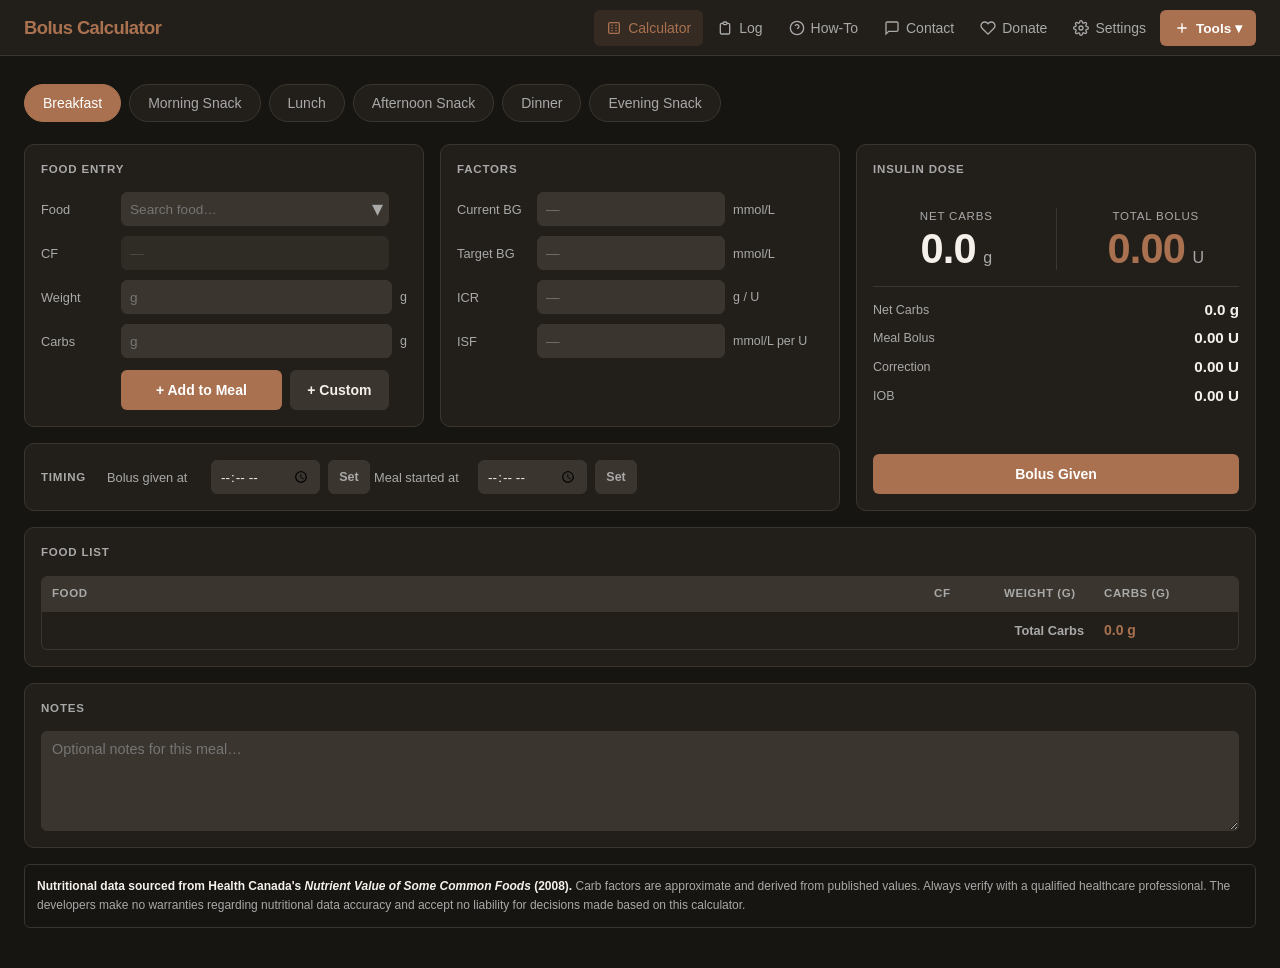
<file: index.html>
<!DOCTYPE html>
<html lang="en" data-theme="custom">
  <head>
  <meta charset="UTF-8" />
  <meta name="viewport" content="width=device-width, initial-scale=1.0, viewport-fit=cover" />
  <meta name="description" content="Insulin bolus calculator for Type 1 diabetes management. Guest mode + Google Drive sync." />
  <meta name="theme-color" content="#0F6E56" />
  <meta name="apple-mobile-web-app-capable" content="yes" />
  <meta name="apple-mobile-web-app-status-bar-style" content="black-translucent" />
  <meta name="apple-mobile-web-app-title" content="Bolus Calc" />
  <title>Bolus Calculator</title>
  <link rel="manifest" href="/manifest.json" />
  <link rel="apple-touch-icon" href="/icons/icon-192.png" />
  <link rel="icon" type="image/png" href="/icons/icon-192.png" />
  <link rel="stylesheet" href="/css/styles.css" />
</head>
<body>

  <!-- ── Header ──────────────────────────────────────────────────────────── -->
  <header class="app-header">
    <span class="app-logo">Bolus Calculator</span>

    <nav class="desktop-nav" aria-label="Main navigation">
      <button class="nav-btn active" data-nav="calculator">
        <svg viewBox="0 0 24 24" fill="none" stroke="currentColor" stroke-width="2"><rect x="4" y="4" width="16" height="16" rx="2"/><path d="M8 8h2m4 0h2M8 12h2m4 0h2M8 16h2m4 0h2"/></svg>
        Calculator
      </button>
      <button class="nav-btn" data-nav="log">
        <svg viewBox="0 0 24 24" fill="none" stroke="currentColor" stroke-width="2"><path d="M9 5H7a2 2 0 00-2 2v12a2 2 0 002 2h10a2 2 0 002-2V7a2 2 0 00-2-2h-2M9 5a2 2 0 002 2h2a2 2 0 002-2M9 5a2 2 0 012-2h2a2 2 0 012 2"/></svg>
        Log
      </button>
      <button class="nav-btn" data-nav="how-to">
        <svg viewBox="0 0 24 24" fill="none" stroke="currentColor" stroke-width="2"><circle cx="12" cy="12" r="10"/><path d="M9.09 9a3 3 0 015.83 1c0 2-3 3-3 3M12 17h.01"/></svg>
        How-To
      </button>
      <button class="nav-btn" data-nav="contact">
        <svg viewBox="0 0 24 24" fill="none" stroke="currentColor" stroke-width="2"><path d="M21 15a2 2 0 01-2 2H7l-4 4V5a2 2 0 012-2h14a2 2 0 012 2z"/></svg>
        Contact
      </button>
      <button class="nav-btn" data-nav="donate">
        <svg viewBox="0 0 24 24" fill="none" stroke="currentColor" stroke-width="2"><path d="M20.84 4.61a5.5 5.5 0 00-7.78 0L12 5.67l-1.06-1.06a5.5 5.5 0 00-7.78 7.78l1.06 1.06L12 21.23l7.78-7.78 1.06-1.06a5.5 5.5 0 000-7.78z"/></svg>
        Donate
      </button>
      <button class="nav-btn" data-nav="settings">
        <svg viewBox="0 0 24 24" fill="none" stroke="currentColor" stroke-width="2"><circle cx="12" cy="12" r="3"/><path d="M19.4 15a1.65 1.65 0 00.33 1.82l.06.06a2 2 0 010 2.83 2 2 0 01-2.83 0l-.06-.06a1.65 1.65 0 00-1.82-.33 1.65 1.65 0 00-1 1.51V21a2 2 0 01-4 0v-.09A1.65 1.65 0 009 19.4a1.65 1.65 0 00-1.82.33l-.06.06a2 2 0 01-2.83 0 2 2 0 010-2.83l.06-.06A1.65 1.65 0 004.68 15a1.65 1.65 0 00-1.51-1H3a2 2 0 010-4h.09A1.65 1.65 0 004.6 9a1.65 1.65 0 00-.33-1.82l-.06-.06a2 2 0 010-2.83 2 2 0 012.83 0l.06.06A1.65 1.65 0 009 4.68a1.65 1.65 0 001-1.51V3a2 2 0 014 0v.09a1.65 1.65 0 001 1.51 1.65 1.65 0 001.82-.33l.06-.06a2 2 0 012.83 0 2 2 0 010 2.83l-.06.06A1.65 1.65 0 0019.4 9a1.65 1.65 0 001.51 1H21a2 2 0 010 4h-.09a1.65 1.65 0 00-1.51 1z"/></svg>
        Settings
      </button>

      <div class="tools-wrapper">
        <button id="tools-btn" aria-haspopup="true" aria-controls="tools-dropdown">
          <svg viewBox="0 0 24 24" fill="none" stroke="currentColor" stroke-width="2" width="16" height="16"><path d="M12 5v14M5 12h14"/></svg>
          Tools ▾
        </button>
        <div class="tools-dropdown" id="tools-dropdown" hidden role="menu">
          <p class="tools-dropdown-note" id="guest-export-note" hidden>Exports will download as a file while offline.</p>
          <button id="tools-export-log" role="menuitem">Export Today's Log</button>
          <button id="tools-export-clear" role="menuitem">Export &amp; Clear Today</button>
          <button id="tools-clear-current" role="menuitem">Clear Current Meal</button>
          <button id="tools-recipe" role="menuitem">Recipe Builder</button>
          <button id="tools-food-search" role="menuitem">Food Search</button>
          <button id="tools-add-food" role="menuitem">Add Food to Chart</button>
          <button id="tools-tracker" role="menuitem">Post-Meal BG Tracker</button>
          <button id="tools-restore-draft" role="menuitem">Restore from Draft</button>
        </div>
      </div>
    </nav>
  </header>

  <div class="calculator-layout" id="calculator-layout">
    <div class="calculator-content">
      <main class="app-main" id="main">

        <!-- ════════════════════════════════════════════════════════════════
             SECTION: CALCULATOR
        ════════════════════════════════════════════════════════════════ -->
        <section class="section" id="calculator" aria-label="Calculator">

          <!-- Mobile stats strip -->
          <div class="mobile-stats-strip" id="mobile-stats-strip">
            <button class="mobile-stat" data-calc-tab="factors">
              <span class="mobile-stat__label">BG</span>
              <span class="mobile-stat__value" id="strip-bg">—</span>
            </button>
            <div class="mobile-stat-divider"></div>
            <button class="mobile-stat" data-calc-tab="entry">
              <span class="mobile-stat__label">Carbs</span>
              <span class="mobile-stat__value" id="strip-carbs">0 g</span>
            </button>
            <div class="mobile-stat-divider"></div>
            <button class="mobile-stat" data-calc-tab="dose">
              <span class="mobile-stat__label">Bolus</span>
              <span class="mobile-stat__value mobile-stat__value--accent" id="strip-bolus">0.00 U</span>
            </button>
          </div>

          <div class="meal-tabs" id="meal-tabs" role="tablist" aria-label="Meal selection"></div>

          <!-- Calculator grid: 1fr 1fr 240px × auto auto -->
          <div class="calc-tab-panel active" id="calc-tab-entry">
          <div class="calc-grid calc-grid--entry">

            <!-- Card 1: Food Entry (col 1, row 1) -->
            <div class="card food-entry-card" style="grid-column:1;grid-row:1">
              <div class="card__title">Food Entry</div>

              <!-- Standard mode -->
              <div id="entry-standard-mode">
                <div class="inline-field">
                  <label class="inline-label" for="entry-food-search">Food</label>
                  <div class="food-search-wrapper">
                    <input type="text" class="input input--sm" id="entry-food-search" placeholder="Search food…" autocomplete="off" />
                  </div>
                  <span class="inline-unit food-entry-unit"></span>
                </div>
                <div class="inline-field">
                  <label class="inline-label" for="entry-cf">CF</label>
                  <input type="number" class="input input--sm entry-cf-input" id="entry-cf" placeholder="—" readonly tabindex="-1" />
                  <span class="inline-unit food-entry-unit"></span>
                </div>
                <div class="inline-field">
                  <label class="inline-label" for="entry-weight">Weight</label>
                  <input type="number" class="input input--sm" id="entry-weight" placeholder="g" min="0" step="1" aria-label="Weight in grams" />
                  <span class="inline-unit">g</span>
                </div>
                <div class="inline-field">
                  <label class="inline-label" for="entry-carbs">Carbs</label>
                  <input type="number" class="input input--sm" id="entry-carbs" placeholder="g" min="0" step="0.1" aria-label="Carbs in grams" />
                  <span class="inline-unit">g</span>
                </div>
                <div class="entry-btn-row">
                  <button class="btn btn--primary entry-add-btn" id="add-food-btn">+ Add to Meal</button>
                  <button class="btn btn--secondary entry-custom-btn" id="custom-food-toggle-btn">+ Custom</button>
                </div>
              </div>

              <!-- Custom mode (in-place, replaces standard fields) -->
              <div id="entry-custom-mode" hidden>
                <div class="inline-field">
                  <label class="inline-label" for="custom-name">Name</label>
                  <input type="text" class="input input--sm" id="custom-name" placeholder="Food name" />
                  <span class="inline-unit food-entry-unit"></span>
                </div>
                <div class="inline-field">
                  <label class="inline-label" for="custom-cf">CF</label>
                  <input type="number" class="input input--sm" id="custom-cf" placeholder="e.g. 0.5" step="0.001" min="0" />
                  <span class="inline-unit food-entry-unit"></span>
                </div>
                <div class="inline-field">
                  <label class="inline-label" for="custom-weight">Weight</label>
                  <input type="number" class="input input--sm" id="custom-weight" placeholder="g" min="0" step="1" aria-label="Custom weight in grams" />
                  <span class="inline-unit">g</span>
                </div>
                <div class="inline-field">
                  <label class="inline-label" for="custom-carbs">Carbs</label>
                  <input type="number" class="input input--sm" id="custom-carbs" placeholder="g" min="0" step="0.1" aria-label="Custom carbs in grams" />
                  <span class="inline-unit">g</span>
                </div>
                <div class="entry-btn-row">
                  <button class="btn btn--primary entry-add-btn" id="custom-add-btn">+ Add to Meal</button>
                  <button class="btn btn--secondary entry-custom-btn" id="custom-cancel-btn">Cancel</button>
                </div>
              </div>
            </div>

            <!-- Card 2: Factors (col 2, row 1) -->
            <div class="card" id="bg-panel" style="grid-column:2;grid-row:1;position:relative">
              <div class="card__title">Factors</div>

              <div class="inline-field">
                <label class="inline-label" for="bg-value">Current BG</label>
                <input type="number" class="input input--sm" id="bg-value" placeholder="—" step="0.1" min="0" aria-label="Current blood glucose" />
                <span class="inline-unit bg-unit-label">mmol/L</span>
                <button class="btn btn--icon btn--sm fetch-btn" id="fetch-bg-btn" hidden title="Refresh from connected source">↻</button>
              </div>
              <div class="bg-timestamp" id="bg-timestamp" hidden></div>

              <div class="inline-field">
                <label class="inline-label" for="target-bg-input">Target BG</label>
                <input type="number" class="input input--sm" id="target-bg-input" placeholder="—" min="0" step="0.1" aria-label="Target blood glucose" />
                <span class="inline-unit bg-unit-label">mmol/L</span>
              </div>

              <div class="inline-field">
                <label class="inline-label" for="icr-input">ICR</label>
                <input type="number" class="input input--sm" id="icr-input" placeholder="—" min="1" step="0.5" aria-label="Insulin to carb ratio" />
                <span class="inline-unit">g / U</span>
              </div>

              <div class="inline-field">
                <label class="inline-label" for="isf-input">ISF</label>
                <input type="number" class="input input--sm" id="isf-input" placeholder="—" min="0.1" step="0.1" aria-label="Insulin sensitivity factor" />
                <span class="inline-unit isf-unit-label">mmol/L per U</span>
              </div>

              <button class="btn btn--secondary btn--sm" id="fetch-profile-btn" hidden style="margin-top:10px">
                Pull from Nightscout
              </button>

              <div class="factors-sync-status" id="factors-sync-status" hidden>
                Updated <span id="sync-ago">--:--</span> ago
              </div>
            </div>

            <!-- Card 3: Insulin Dose (col 3, rows 1–2) -->
            <div class="card bolus-summary-card" style="grid-column:3;grid-row:1/3" role="region" aria-label="Bolus summary" aria-live="polite">
              <div class="card__title">Insulin Dose</div>
              <div class="dual-stat-display">
                <div class="dual-stat">
                  <span class="dual-stat__label">Net Carbs</span>
                  <div>
                    <span class="dual-stat__value" id="summary-carbs-hero">0.0</span>
                    <span class="dual-stat__unit">g</span>
                  </div>
                </div>
                <div class="dual-stat-divider"></div>
                <div class="dual-stat">
                  <span class="dual-stat__label">Total Bolus</span>
                  <div>
                    <span class="dual-stat__value dual-stat__value--accent" id="summary-total">0.00</span>
                    <span class="dual-stat__unit">U</span>
                  </div>
                </div>
              </div>
              <div class="bolus-breakdown">
                <div class="bolus-line">
                  <span class="bolus-line__label">Net Carbs</span>
                  <span class="bolus-line__value" id="summary-carbs">0.0 g</span>
                </div>
                <div class="bolus-line">
                  <span class="bolus-line__label">Meal Bolus</span>
                  <span class="bolus-line__value" id="summary-meal-bolus">0.00 U</span>
                </div>
                <div class="bolus-line">
                  <span class="bolus-line__label">Correction</span>
                  <span class="bolus-line__value" id="summary-correction">0.00 U</span>
                </div>
                <div class="bolus-line">
                  <span class="bolus-line__label">IOB</span>
                  <span class="bolus-line__value" id="summary-iob">−0.00 U</span>
                </div>
              </div>
              <button class="btn btn--primary btn--full" id="bolus-given-btn" style="margin-top:auto">
                Bolus Given
              </button>
            </div>

            <!-- Timing (col 1–2, row 2) -->
            <div class="card timing-card" id="timing-card" style="grid-column:1/3;grid-row:2">
              <div class="timing-bar">
                <span class="timing-bar__label">Timing</span>
                <div class="timing-row-inline">
                  <label class="timing-inline-label">Bolus given at</label>
                  <input type="time" class="input input--sm" id="bolus-time-input" aria-label="Bolus given at time" />
                  <button class="set-btn" id="bolus-set-btn" title="Click to set current time" aria-label="Set bolus time to now">Set</button>
                  <span class="bolus-locked-indicator" id="bolus-locked-indicator" hidden>
                    <span class="bolus-locked-dot"></span>locked
                  </span>
                </div>
                <div class="timing-row-inline">
                  <label class="timing-inline-label">Meal started at</label>
                  <input type="time" class="input input--sm" id="meal-time-input" aria-label="Meal started at time" />
                  <button class="set-btn" id="meal-set-btn" title="Click to set current time" aria-label="Set meal time to now">Set</button>
                </div>
                <div class="minutes-between" id="minutes-between" hidden>
                  <span class="minutes-between__label">Minutes between</span>
                  <span class="minutes-between__value" id="minutes-between-value">—</span>
                </div>
              </div>
            </div>

          </div><!-- /calc-grid -->
          </div><!-- /calc-tab-panel entry -->

          <div class="calc-tab-panel" id="calc-tab-factors">
          </div><!-- /calc-tab-panel factors -->

          <div class="calc-tab-panel" id="calc-tab-dose">
          </div><!-- /calc-tab-panel dose -->

          <!-- Food List (full width) -->
          <div class="card food-list-card" style="margin-top:16px">
            <div class="card__title">Food List</div>
            <div class="food-table-wrapper">
              <table class="food-table">
                <thead>
                  <tr>
                    <th class="food-col-name">Food</th>
                    <th class="food-col-cf">CF</th>
                    <th class="food-col-weight">Weight (g)</th>
                    <th class="food-col-carbs">Carbs (g)</th>
                    <th class="food-col-remove"></th>
                  </tr>
                </thead>
                <tbody id="food-rows">
                  <tr><td colspan="5" style="padding:16px;text-align:center;color:var(--text-2);font-size:.875rem">Add a food above to get started</td></tr>
                </tbody>
                <tfoot>
                  <tr>
                    <td colspan="3" class="food-total-label">Total Carbs</td>
                    <td class="food-total-value" id="food-total-carbs">0.0 g</td>
                    <td></td>
                  </tr>
                </tfoot>
              </table>
            </div>
          </div>

          <!-- Notes (full width) -->
          <div class="card notes-card" style="margin-top:16px">
            <div class="card__title">Notes</div>
            <textarea class="input" id="meal-notes" rows="3" placeholder="Optional notes for this meal…" style="resize:vertical"></textarea>
          </div>

          <!-- Post-Meal BG Tracker (hidden by default) -->
          <div class="card post-tracker-card" id="post-meal-tracker" hidden aria-label="Post-meal BG tracker" style="margin-top:16px">
            <div class="card__title">
              Post-Meal BG Tracker
              <button class="btn btn--icon btn--sm" id="close-tracker-btn" aria-label="Close tracker">×</button>
            </div>
            <div class="tracker-controls">
              <label for="tracking-interval">Interval</label>
              <select class="input input--sm" id="tracking-interval">
                <option value="15">15 min</option>
                <option value="30" selected>30 min</option>
                <option value="45">45 min</option>
                <option value="60">60 min</option>
              </select>
              <button class="btn btn--secondary btn--sm" id="generate-times-btn">Generate times</button>
            </div>
            <div style="overflow-x:auto">
              <table class="post-bg-table">
                <thead>
                  <tr>
                    <th>Time</th><th>Min Since Bolus</th><th>BG</th><th>Trend</th><th>Delta</th><th></th>
                  </tr>
                </thead>
                <tbody id="post-bg-rows"></tbody>
              </table>
            </div>
            <button class="btn btn--secondary btn--sm mt-8" id="add-bg-row-btn">+ Add Reading</button>
          </div>

          <div class="disclaimer" style="margin-top:16px">
            <strong>Nutritional data sourced from Health Canada's <em>Nutrient Value of Some Common Foods</em> (2008).</strong>
            Carb factors are approximate and derived from published values. Always verify with a qualified healthcare professional.
            The developers make no warranties regarding nutritional data accuracy and accept no liability for decisions made based on this calculator.
          </div>
        </section>

        <!-- ════════════════════════════════════════════════════════════════
             SECTION: TODAY'S LOG
        ════════════════════════════════════════════════════════════════ -->
        <section class="section section--contained" id="log" hidden aria-label="Today's log">
          <h1 class="page-title">Today's Log</h1>
          <div id="log-entries">
            <p class="empty-state">No meals logged today.</p>
          </div>
          <div class="btn-row mt-12">
            <button class="btn btn--secondary" id="export-log-btn">Export Today's Log</button>
          </div>
        </section>

        <!-- ════════════════════════════════════════════════════════════════
             SECTION: HOW-TO
        ════════════════════════════════════════════════════════════════ -->
        <section class="section section--contained" id="how-to" hidden aria-label="How to use">
          <div class="how-to-placeholder">
            <h1>How to Use Bolus Calculator</h1>
            <p class="text-muted mt-12">Step-by-step guides coming soon.</p>
            <div class="mt-12">
              <p class="text-muted">Having trouble? <a href="#contact" onclick="navigate('contact')">Contact us</a></p>
            </div>
          </div>
        </section>

        <!-- ════════════════════════════════════════════════════════════════
             SECTION: CONTACT
        ════════════════════════════════════════════════════════════════ -->
        <section class="section section--contained" id="contact" hidden aria-label="Contact">
          <h1 class="page-title">Contact</h1>
          <p class="contact-intro">If you have any questions, run into any issues, or just want to say hello, feel free to reach out using the form below. I'll do my best to get back to you when I can.</p>
          <form class="contact-form" id="contact-form" action="https://formspree.io/f/xojrronz" method="POST">
            <div class="field"><label for="contact-name">Name</label><input type="text" class="input" id="contact-name" name="name" required autocomplete="name" /></div>
            <div class="field"><label for="contact-email">Email</label><input type="email" class="input" id="contact-email" name="email" required autocomplete="email" /></div>
            <div class="field"><label for="contact-subject">Subject</label>
              <select class="input" id="contact-subject" name="subject">
                <option>General Question</option><option>Bug Report</option><option>Feature Request</option><option>Other</option>
              </select>
            </div>
            <div class="field"><label for="contact-message">Message</label><textarea class="input" id="contact-message" name="message" rows="5" required style="resize:vertical"></textarea></div>
            <button type="submit" class="btn btn--primary">Send Message</button>
            <p class="contact-note">No SLA is guaranteed. I'll do my best to respond when I can.</p>
          </form>
        </section>

        <!-- ════════════════════════════════════════════════════════════════
             SECTION: DONATE
        ════════════════════════════════════════════════════════════════ -->
        <section class="section section--contained" id="donate" hidden aria-label="Donate">
          <h1 class="page-title">Support This Tool</h1>
          <div class="donate-intro">
            <p>Bolus Calculator is, and always will be, completely free to use.</p>
            <p>Managing diabetes is exhausting — physically, mentally, and financially. If this tool makes even one mealtime a little easier, that's more than enough for me.</p>
            <p>If you'd like to say thanks with a few dollars, I genuinely appreciate it. If you can't or don't want to, please don't. Using the tool for free is the whole point.</p>
            <p>If you want to help but money's tight, telling another T1D family about this page means more than you know.</p>
          </div>
          <div class="donate-cards">
            <a class="donate-card" href="https://paypal.me/kyleb2112" target="_blank" rel="noopener noreferrer">
              <div class="donate-card__icon">🅿️</div>
              <div class="donate-card__body"><div class="donate-card__title">PayPal</div><div class="donate-card__sub">Send via PayPal — you choose the amount</div></div>
            </a>
            <a class="donate-card" href="https://ko-fi.com/iriscalculator" target="_blank" rel="noopener noreferrer">
              <div class="donate-card__icon">☕</div>
              <div class="donate-card__body"><div class="donate-card__title">Ko-fi</div><div class="donate-card__sub">Buy me a coffee on Ko-fi</div></div>
            </a>
            <div class="donate-card" style="cursor:default">
              <div class="donate-card__icon">🇨🇦</div>
              <div class="donate-card__body"><div class="donate-card__title">E-Transfer (Canada only)</div><div class="donate-card__sub">Send to <strong>kyle.e.beaulieu@gmail.com</strong><br>No auto-deposit password needed.</div></div>
            </div>
          </div>
        </section>

        <!-- ════════════════════════════════════════════════════════════════
             SECTION: SETTINGS
        ════════════════════════════════════════════════════════════════ -->
        <section class="section section--contained" id="settings" hidden aria-label="Settings">
          <h1 class="page-title">Settings</h1>

          <div class="settings-section">
            <h2>Connection</h2>
            <div id="backend-status" class="drive-status">Checking…</div>
          </div>

          <hr class="divider" />

          <div class="settings-section">
            <h2>Google Drive (new — testing)</h2>
            <div id="gdrive-status" class="drive-status">Not connected</div>
            <p class="inline-note">Sign in with your own Google account so your data is stored in your own Drive, not a shared one.</p>
            <div class="btn-row">
              <button class="btn btn--secondary btn--sm" id="connect-drive-btn">Connect Google Drive</button>
              <button class="btn btn--secondary btn--sm" id="disconnect-drive-btn" hidden>Disconnect</button>
            </div>
            <label class="checkbox-row" style="margin-top:12px">
              <input type="checkbox" id="use-drive-backend-toggle" />
              <span>Use Google Drive backend instead of Apps Script (testing — reloads the page)</span>
            </label>
          </div>

          <hr class="divider" />

          <div class="settings-section">
            <h2>Nightscout</h2>
            <div class="field"><label for="ns-url">Nightscout URL</label><input type="url" class="input" id="ns-url" placeholder="https://yoursite.herokuapp.com" autocomplete="off" /></div>
            <div class="field">
              <label for="ns-secret">API Secret</label>
              <input type="password" class="input" id="ns-secret" placeholder="Optional" autocomplete="off" />
              <p class="warning-note">⚠ Stored in your Google Drive config file</p>
            </div>
            <div class="btn-row">
              <button class="btn btn--secondary btn--sm" id="save-ns-btn">Save</button>
              <button class="btn btn--secondary btn--sm" id="test-ns-btn">Test Connection</button>
            </div>
          </div>

          <hr class="divider" />

          <div class="settings-section">
            <h2>Dexcom Share</h2>
            <div class="field"><label for="dex-user">Dexcom Username</label><input type="text" class="input" id="dex-user" autocomplete="off" /></div>
            <div class="field">
              <label for="dex-pass">Dexcom Password</label>
              <input type="password" class="input" id="dex-pass" autocomplete="off" />
              <p class="warning-note">⚠ Stored in your Google Drive config file</p>
            </div>
            <div class="field"><label for="dex-region">Region</label>
              <select class="input" id="dex-region">
                <option value="us">US (share2.dexcom.com)</option>
                <option value="international">International (shareous1.dexcom.com)</option>
              </select>
            </div>
            <div class="btn-row">
              <button class="btn btn--secondary btn--sm" id="save-dex-btn">Save</button>
              <button class="btn btn--secondary btn--sm" id="test-dex-btn">Test Connection</button>
            </div>
          </div>

          <hr class="divider" />

          <div class="settings-section">
  <h2>Nightly Export</h2>
  <label class="checkbox-row">
    <input type="checkbox" id="nightly-export-enabled" checked />
    <span>Automatically export and clear meals overnight</span>
  </label>
  <div class="field" style="margin-top:10px">
    <label for="nightly-export-time">Export time</label>
    <input type="time" class="input" id="nightly-export-time" value="03:00" />
    <p class="inline-note">Recommend setting this at least 6 hours after your last
      typical meal or snack, to allow the 5-hour post-meal tracking window to
      complete. Only meals with a bolus given are exported.</p>
  </div>
</div>
<hr class="divider" />

          <div class="settings-section">
            <h2>Display</h2>
            <div class="field">
              <label for="units-select">Blood glucose units</label>
              <select class="input" id="units-select">
                <option value="mmol">mmol/L</option>
                <option value="mgdl">mg/dL</option>
              </select>
            </div>
          <div class="field">
              <label for="color-theme-select">Colour Theme</label>
              <select class="input" id="color-theme-select">
                <option value="custom">Custom</option>
                <option value="coastal">Coastal</option>
                <option value="loft">Loft</option>
                <option value="sage">Sage</option>
                <option value="linen">Linen</option>
              </select>
            </div>
            <div class="field">
              <label for="clear-time-input">Daily draft clear time</label>
              <input type="time" class="input" id="clear-time-input" />
              <p class="inline-note">Unsaved meal entries are cleared once per day at this time.</p>
            </div>
          </div>

          <hr class="divider" />

          <div class="settings-section">
            <h2>Data Disclaimer</h2>
            <div class="disclaimer">
              <strong>Nutritional data sourced from Health Canada's <em>Nutrient Value of Some Common Foods</em> (2008).</strong>
              Carb factors are approximate. Always verify with a qualified healthcare professional. The developers make no warranties and accept no liability.
            </div>
          </div>
        </section>

      </main>
    </div><!-- /calculator-content -->

    <!-- ── Recipe Builder Panel ──────────────────────────────────────────── -->
    <aside class="recipe-panel" id="recipe-panel" hidden aria-label="Recipe Builder">
      <div class="recipe-panel__header">
        <span class="recipe-panel__title">Recipe Builder</span>
        <button class="btn btn--icon" id="close-recipe-btn" aria-label="Close recipe builder">×</button>
      </div>
      <div class="field">
        <label for="recipe-name-input">Recipe Name</label>
        <input type="text" class="input input--sm" id="recipe-name-input" placeholder="e.g. Caesar Salad" />
      </div>
      <div class="recipe-tabs" id="recipe-tabs"></div>
      <button class="btn btn--secondary btn--sm mb-8" id="new-recipe-btn">+ New Recipe</button>
      <button class="btn btn--secondary btn--sm mb-8" id="clear-recipe-btn" style="margin-left:8px">Delete Recipe</button>
      <div class="recipe-section-label">Add Ingredient</div>
      <div class="recipe-entry-row">
        <div>
          <div class="food-entry-label">Food</div>
          <input type="text" class="input input--sm" id="recipe-search-input" placeholder="Search…" autocomplete="off" />
        </div>
        <div>
          <div class="food-entry-label">CF</div>
          <input type="number" class="input input--sm" id="recipe-entry-cf" readonly tabindex="-1" />
        </div>
        <div>
          <div class="food-entry-label">Weight (g)</div>
          <input type="number" class="input input--sm" id="recipe-entry-weight" placeholder="g" min="0" step="1" />
        </div>
        <div>
          <div class="food-entry-label">Carbs (g)</div>
          <input type="number" class="input input--sm" id="recipe-entry-carbs" placeholder="g" min="0" step="0.1" />
        </div>
        <div style="display:flex;align-items:flex-end">
          <button class="btn btn--primary btn--sm" id="recipe-add-ingredient-btn">+</button>
        </div>
      </div>
      <div class="recipe-section-label">Ingredients</div>
      <div style="overflow-x:auto">
        <table class="recipe-ingredient-table">
          <thead><tr><th>Ingredient</th><th>CF</th><th>Weight (g)</th><th>Carbs (g)</th><th></th></tr></thead>
          <tbody id="recipe-ingredient-rows">
            <tr><td colspan="5" style="padding:12px;text-align:center;color:var(--text-2);font-size:.8rem">No ingredients yet</td></tr>
          </tbody>
        </table>
      </div>
      <div class="recipe-totals">
        <div class="recipe-totals__item"><span class="recipe-totals__label">Total Weight</span><span class="recipe-totals__value" id="recipe-total-weight">0 g</span></div>
        <div class="recipe-totals__item"><span class="recipe-totals__label">Total Carbs</span><span class="recipe-totals__value" id="recipe-total-carbs">0 g</span></div>
        <div class="recipe-totals__item"><span class="recipe-totals__label">Composite CF</span><span class="recipe-totals__value recipe-composite-cf" id="recipe-composite-cf">—</span></div>
      </div>
      <div class="recipe-section-label">Portion Served</div>
      <div class="recipe-portion-row">
        <div class="field">
          <label for="recipe-portion-weight">Weight (g)</label>
          <input type="number" class="input input--sm" id="recipe-portion-weight" placeholder="g" min="0" step="1" />
        </div>
        <div class="field">
          <label for="recipe-portion-carbs">Carbs (g)</label>
          <input type="number" class="input input--sm" id="recipe-portion-carbs" placeholder="g" min="0" step="0.1" />
        </div>
      </div>
      <button class="btn btn--primary btn--full" id="recipe-add-to-meal-btn">Add to Meal</button>
    </aside>

    <!-- ── Food Search Panel ──────────────────────────────────────────────── -->
    <aside class="recipe-panel" id="food-search-panel" hidden aria-label="Food Search">
      <div class="recipe-panel__header">
        <span class="recipe-panel__title">Food Search</span>
        <button class="btn btn--icon" id="close-food-search-btn" aria-label="Close food search">×</button>
      </div>
      <div class="field">
        <input type="text" class="input input--sm" id="food-search-input"
               placeholder="Search past meals (e.g. Banana)…" autocomplete="off" />
      </div>
      <p class="tools-dropdown-note" id="food-search-offline-note" hidden>
        Food Search requires an internet connection.
      </p>
      <div id="food-search-results"></div>
    </aside>

    <!-- ── Add Food to Chart Panel ───────────────────────────────────────── -->
    <aside class="recipe-panel" id="add-food-panel" hidden aria-label="Add Food to Chart">
      <div class="recipe-panel__header">
        <span class="recipe-panel__title">Add Food to Chart</span>
        <button class="btn btn--icon" id="close-add-food-btn" aria-label="Close add food">×</button>
      </div>

      <p class="tools-dropdown-note" id="add-food-offline-note" hidden>
        Adding foods requires an internet connection.
      </p>

      <div class="recipe-section-label">Food Details</div>
      <div class="field" style="position:relative">
        <label for="add-food-name">Food Name</label>
        <input type="text" class="input input--sm" id="add-food-name" placeholder="Start typing…" autocomplete="off" />
        <div id="add-food-matches" class="match-list" hidden></div>
        <div id="add-food-name-status" class="field-status"></div>
      </div>
      <div class="add-food-row">
        <div class="field"><label for="add-food-portion">Portion (g)</label>
          <input type="number" class="input input--sm" id="add-food-portion" min="0" step="0.1" /></div>
        <div class="field"><label for="add-food-total-carbs">Total Carbs (g)</label>
          <input type="number" class="input input--sm" id="add-food-total-carbs" min="0" step="0.1" /></div>
      </div>
      <div class="add-food-row">
        <div class="field"><label for="add-food-fiber">Fiber (g)</label>
          <input type="number" class="input input--sm" id="add-food-fiber" min="0" step="0.1" /></div>
        <div class="field"><label for="add-food-cf">Carb Factor</label>
          <input type="text" class="input input--sm" id="add-food-cf" disabled value="0.00" /></div>
      </div>
      <button class="btn btn--primary btn--sm mb-8" id="add-food-submit-btn" disabled style="width:100%;margin-top:14px">Add to Food Chart</button>
    </aside>

  </div><!-- /calculator-layout -->

  <!-- ── Floating Tools Button (mobile) ───────────────────────────────────── -->
  <div class="mobile-tools-wrapper" id="mobile-tools-wrapper">
    <button class="mobile-tools-btn" id="mobile-tools-btn" aria-haspopup="true" aria-controls="mobile-tools-dropdown" aria-label="Tools">
      <svg viewBox="0 0 24 24" fill="none" stroke="currentColor" stroke-width="2.5" width="22" height="22"><path d="M4 6h16M4 12h16M4 18h16"/></svg>
    </button>
    <div class="mobile-tools-dropdown" id="mobile-tools-dropdown" hidden role="menu">
      <button id="mobile-tools-export-log"   role="menuitem">Export Today's Log</button>
      <button id="mobile-tools-export-clear" role="menuitem">Export &amp; Clear Today</button>
      <button id="mobile-tools-clear-current" role="menuitem">Clear Current Meal</button>
      <button id="mobile-tools-recipe"         role="menuitem">Recipe Builder</button>
      <button id="mobile-tools-food-search"    role="menuitem">Food Search</button>
      <button id="mobile-tools-add-food"       role="menuitem">Add Food to Chart</button>
      <button id="mobile-tools-tracker"        role="menuitem">Post-Meal BG Tracker</button>
      <button id="mobile-tools-restore-draft"  role="menuitem">Restore from Draft</button>
    </div>
  </div>

  <nav class="bottom-nav" aria-label="Main navigation">
    <button class="nav-btn active" data-nav="calculator" data-calc-tab="entry">
      <svg viewBox="0 0 24 24" fill="none" stroke="currentColor" stroke-width="2"><rect x="4" y="4" width="16" height="16" rx="2"/><path d="M8 8h2m4 0h2M8 12h2m4 0h2M8 16h2m4 0h2"/></svg>
      Food
    </button>
    <button class="nav-btn" data-nav="calculator" data-calc-tab="factors">
      <svg viewBox="0 0 24 24" fill="none" stroke="currentColor" stroke-width="2"><path d="M9 19v-6a2 2 0 00-2-2H5a2 2 0 00-2 2v6a2 2 0 002 2h2a2 2 0 002-2zm0 0V9a2 2 0 012-2h2a2 2 0 012 2v10m-6 0a2 2 0 002 2h2a2 2 0 002-2m0 0V5a2 2 0 012-2h2a2 2 0 012 2v14a2 2 0 01-2 2h-2a2 2 0 01-2-2z"/></svg>
      Factors
    </button>
    <button class="nav-btn" data-nav="calculator" data-calc-tab="dose">
      <svg viewBox="0 0 24 24" fill="none" stroke="currentColor" stroke-width="2"><path d="M22 12h-4l-3 9L9 3l-3 9H2"/></svg>
      Dose
    </button>
    <button class="nav-btn" data-nav="log">
      <svg viewBox="0 0 24 24" fill="none" stroke="currentColor" stroke-width="2"><path d="M9 5H7a2 2 0 00-2 2v12a2 2 0 002 2h10a2 2 0 002-2V7a2 2 0 00-2-2h-2M9 5a2 2 0 002 2h2a2 2 0 002-2M9 5a2 2 0 012-2h2a2 2 0 012 2"/></svg>
      Log
    </button>
    <button class="nav-btn" data-nav="settings">
      <svg viewBox="0 0 24 24" fill="none" stroke="currentColor" stroke-width="2"><circle cx="12" cy="12" r="3"/><path d="M19.4 15a1.65 1.65 0 00.33 1.82l.06.06a2 2 0 010 2.83 2 2 0 01-2.83 0l-.06-.06a1.65 1.65 0 00-1.82-.33 1.65 1.65 0 00-1 1.51V21a2 2 0 01-4 0v-.09A1.65 1.65 0 009 19.4a1.65 1.65 0 00-1.82.33l-.06.06a2 2 0 01-2.83 0 2 2 0 010-2.83l.06-.06A1.65 1.65 0 004.68 15a1.65 1.65 0 00-1.51-1H3a2 2 0 010-4h.09A1.65 1.65 0 004.6 9a1.65 1.65 0 00-.33-1.82l-.06-.06a2 2 0 010-2.83 2 2 0 012.83 0l.06.06A1.65 1.65 0 009 4.68a1.65 1.65 0 001-1.51V3a2 2 0 014 0v.09a1.65 1.65 0 001 1.51 1.65 1.65 0 001.82-.33l.06-.06a2 2 0 012.83 0 2 2 0 010 2.83l-.06.06A1.65 1.65 0 0019.4 9a1.65 1.65 0 001.51 1H21a2 2 0 010 4h-.09a1.65 1.65 0 00-1.51 1z"/></svg>
      Settings
    </button>
  </nav>

  <script>
    function navigate(id) {
      document.querySelectorAll('.section').forEach(s => s.hidden = true);
      const t = document.getElementById(id); if (t) t.hidden = false;
      document.querySelectorAll('[data-nav]').forEach(b => b.classList.toggle('active', b.dataset.nav === id));
      window.location.hash = '#' + id;
    }
    if (window.innerWidth >= 1024) document.querySelector('.desktop-nav').style.display = 'flex';
  </script>

  <script type="module" src="/js/app.js"></script>
</body>
</html>
</file>
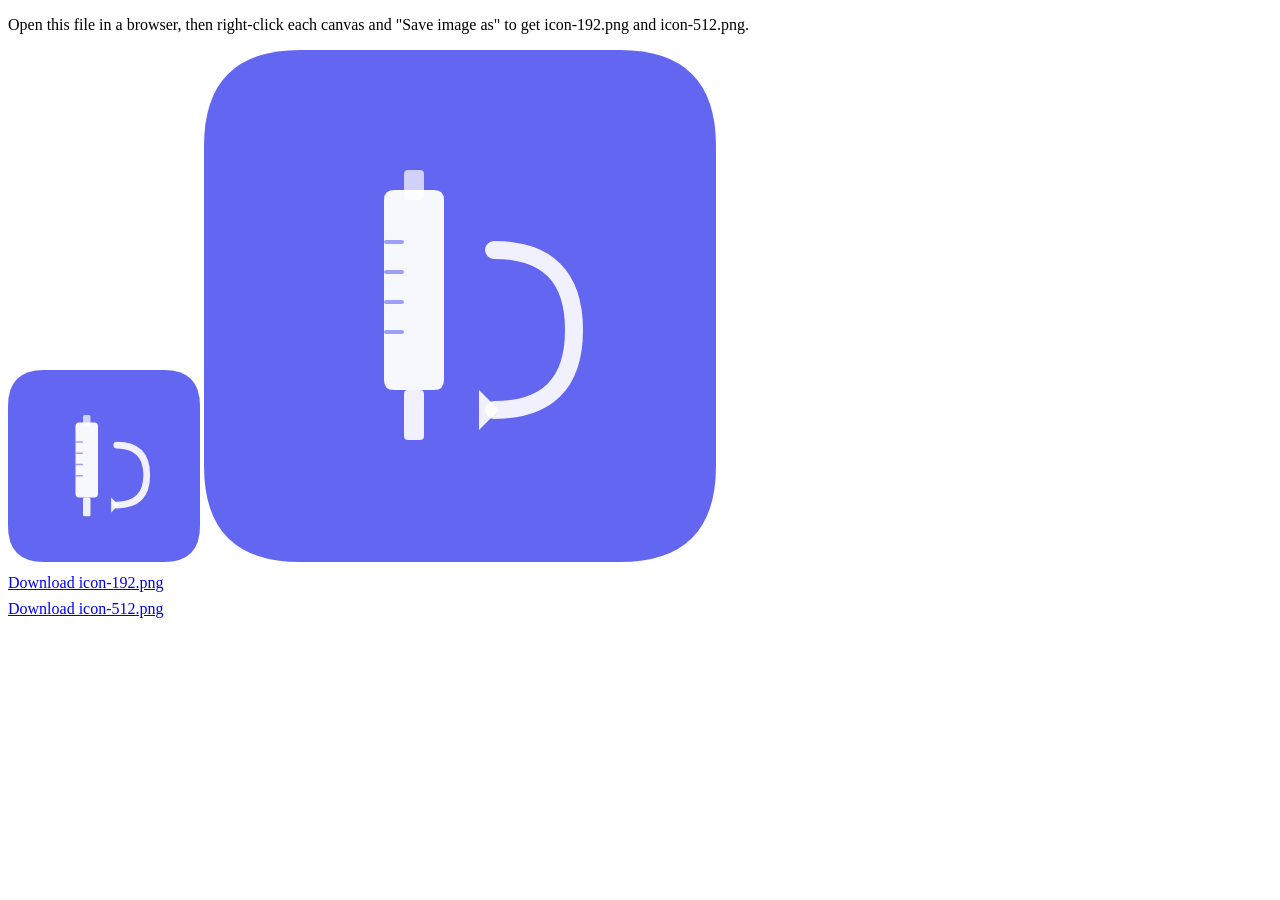
<file: icons/generate-icons.html>
<!DOCTYPE html>
<html>
<head><title>Icon Generator</title></head>
<body>
<p>Open this file in a browser, then right-click each canvas and "Save image as" to get icon-192.png and icon-512.png.</p>

<canvas id="c192" width="192" height="192"></canvas>
<canvas id="c512" width="512" height="512"></canvas>

<script>
function drawIcon(canvas, size) {
  const ctx = canvas.getContext('2d');
  const s = size / 512;

  // Background
  ctx.fillStyle = '#6366f1';
  roundRect(ctx, 0, 0, size, size, 96 * s);
  ctx.fill();

  // Syringe body
  ctx.fillStyle = 'rgba(255,255,255,0.95)';
  roundRect(ctx, 180*s, 140*s, 60*s, 200*s, 10*s);
  ctx.fill();

  // Plunger
  ctx.fillStyle = 'rgba(255,255,255,0.7)';
  roundRect(ctx, 200*s, 120*s, 20*s, 30*s, 4*s);
  ctx.fill();

  // Tip
  ctx.fillStyle = 'rgba(255,255,255,0.9)';
  roundRect(ctx, 200*s, 340*s, 20*s, 50*s, 4*s);
  ctx.fill();

  // Tick marks
  ctx.fillStyle = 'rgba(99,102,241,0.6)';
  [190,220,250,280].forEach(y => {
    roundRect(ctx, 180*s, y*s, 20*s, 4*s, 2*s);
    ctx.fill();
  });

  // Loop arc
  ctx.strokeStyle = 'rgba(255,255,255,0.9)';
  ctx.lineWidth = 18*s;
  ctx.lineCap = 'round';
  ctx.beginPath();
  ctx.moveTo(290*s, 200*s);
  ctx.quadraticCurveTo(370*s, 200*s, 370*s, 280*s);
  ctx.quadraticCurveTo(370*s, 360*s, 290*s, 360*s);
  ctx.stroke();

  // Arrow
  ctx.fillStyle = 'rgba(255,255,255,0.9)';
  ctx.beginPath();
  ctx.moveTo(275*s, 340*s);
  ctx.lineTo(295*s, 360*s);
  ctx.lineTo(275*s, 380*s);
  ctx.closePath();
  ctx.fill();
}

function roundRect(ctx, x, y, w, h, r) {
  ctx.beginPath();
  ctx.moveTo(x + r, y);
  ctx.lineTo(x + w - r, y);
  ctx.quadraticCurveTo(x + w, y, x + w, y + r);
  ctx.lineTo(x + w, y + h - r);
  ctx.quadraticCurveTo(x + w, y + h, x + w - r, y + h);
  ctx.lineTo(x + r, y + h);
  ctx.quadraticCurveTo(x, y + h, x, y + h - r);
  ctx.lineTo(x, y + r);
  ctx.quadraticCurveTo(x, y, x + r, y);
  ctx.closePath();
}

drawIcon(document.getElementById('c192'), 192);
drawIcon(document.getElementById('c512'), 512);

// Auto-download
['192','512'].forEach(sz => {
  const canvas = document.getElementById('c' + sz);
  const a = document.createElement('a');
  a.download = `icon-${sz}.png`;
  a.href = canvas.toDataURL();
  a.textContent = `Download icon-${sz}.png`;
  a.style.display = 'block';
  a.style.margin = '8px 0';
  document.body.appendChild(a);
});
</script>
</body>
</html>
</file>
<file: css/styles.css>
/* ── CSS Custom Properties ─────────────────────────────────────────────────── */
:root {
  --accent: #0F6E56;
  --accent-hover: #0d5e49;
  --accent-light: rgba(15, 110, 86, 0.15);
  --radius: 10px;
  --radius-sm: 6px;
  --font: -apple-system, BlinkMacSystemFont, 'Segoe UI', sans-serif;
  --nav-height: 60px;
  --shadow: 0 4px 24px rgba(0,0,0,0.4);
}

[data-theme="custom"] {
  --bg: #0f172a;
  --bg-2: #1e293b;
  --bg-3: #334155;
  --text: #f8fafc;
  --text-2: #94a3b8;
  --border: #334155;
  --accent: #0F6E56;
  --accent-hover: #0d5e49;
  --accent-light: rgba(15,110,86,0.15);
  --success: #22c55e;
  --error: #ef4444;
  --warning: #f59e0b;
  --badge-hc: #1d4ed8;
  --badge-personal: #7c3aed;
}

[data-theme="coastal"] {
  --accent:      #cb8676;
  --accent-hover:#b06f60;
  --accent-light:rgba(203,134,118,0.15);
  --bg:          #f7f5f2;
  --bg-2:        #ffffff;
  --bg-3:        #e5ddd7;
  --text:        #3a3632;
  --text-2:      #8a8177;
  --border:      #e5ddd7;
  --shadow:      0 4px 24px rgba(0,0,0,0.08);
  --success:     #22c55e;
  --error:       #ef4444;
  --warning:     #d97706;
  --badge-hc:       #1d4ed8;
  --badge-personal: #7c3aed;
}

[data-theme="loft"] {
  --accent:      #a9714f;
  --accent-hover:#8a5a3d;
  --accent-light:rgba(169,113,79,0.15);
  --bg:          #171512;
  --bg-2:        #221f1b;
  --bg-3:        #3a352e;
  --text:        #f5f0ea;
  --text-2:      #a8a9a8;
  --border:      #3a352e;
  --shadow:      0 4px 24px rgba(0,0,0,0.4);
  --success:     #22c55e;
  --error:       #ef4444;
  --warning:     #f59e0b;
  --badge-hc:       #1d4ed8;
  --badge-personal: #7c3aed;
}

[data-theme="sage"] {
  --accent:      #dcbc98;
  --accent-hover:#c4a179;
  --accent-light:rgba(220,188,152,0.15);
  --bg:          #1a1c16;
  --bg-2:        #23261c;
  --bg-3:        #3a3d2c;
  --text:        #f5f1e8;
  --text-2:      #a39985;
  --border:      #3a3d2c;
  --shadow:      0 4px 24px rgba(0,0,0,0.4);
  --success:     #22c55e;
  --error:       #ef4444;
  --warning:     #f59e0b;
  --badge-hc:       #1d4ed8;
  --badge-personal: #7c3aed;
}

[data-theme="linen"] {
  --accent:      #40464a;
  --accent-hover:#2c3134;
  --accent-light:rgba(64,70,74,0.15);
  --bg:          #f2ede6;
  --bg-2:        #ffffff;
  --bg-3:        #b7a790;
  --text:        #2a2724;
  --text-2:      #a3a09b;
  --border:      #b7a790;
  --shadow:      0 4px 24px rgba(0,0,0,0.08);
  --success:     #22c55e;
  --error:       #ef4444;
  --warning:     #d97706;
  --badge-hc:       #1d4ed8;
  --badge-personal: #7c3aed;
}


/* ── Reset & Base ────────────────────────────────────────────────────────── */
*, *::before, *::after { box-sizing: border-box; margin: 0; padding: 0; }
html { font-size: 16px; -webkit-text-size-adjust: 100%; }
body {
  font-family: var(--font);
  background: var(--bg);
  color: var(--text);
  min-height: 100dvh;
  padding-bottom: var(--nav-height);
  line-height: 1.5;
}
h1 { font-size: 1.5rem; font-weight: 700; }
h2 { font-size: 1.2rem; font-weight: 600; }
h3 { font-size: 1rem; font-weight: 600; }
a { color: var(--accent); text-decoration: none; }
a:hover { text-decoration: underline; }
select { cursor: pointer; }

/* ── Header ──────────────────────────────────────────────────────────────── */
.app-header {
  background: var(--bg-2);
  border-bottom: 1px solid var(--border);
  padding: 0 24px;
  height: 56px;
  display: flex;
  align-items: center;
  justify-content: space-between;
  position: sticky;
  top: 0;
  z-index: 100;
}

.app-logo {
  font-size: 1.15rem;
  font-weight: 800;
  color: var(--accent);
  letter-spacing: -0.03em;
}

/* ── Desktop Nav ─────────────────────────────────────────────────────────── */
.desktop-nav {
  display: none;
  gap: 2px;
  align-items: center;
}

.nav-btn {
  display: flex;
  align-items: center;
  gap: 6px;
  background: none;
  border: none;
  color: var(--text-2);
  font-size: 0.875rem;
  font-family: var(--font);
  font-weight: 500;
  cursor: pointer;
  padding: 8px 12px;
  border-radius: var(--radius-sm);
  transition: color 0.15s, background 0.15s;
  min-height: 36px;
}

.nav-btn.active, .nav-btn:hover {
  color: var(--accent);
  background: var(--accent-light);
}

.nav-btn svg { width: 16px; height: 16px; flex-shrink: 0; }

/* ── Tools Button & Dropdown ─────────────────────────────────────────────── */
.tools-wrapper {
  position: relative;
}

#tools-btn {
  background: var(--accent);
  color: #fff;
  border: none;
  border-radius: var(--radius-sm);
  padding: 7px 14px;
  font-size: 0.85rem;
  font-weight: 600;
  font-family: var(--font);
  cursor: pointer;
  display: flex;
  align-items: center;
  gap: 6px;
  min-height: 36px;
  transition: background 0.15s;
}

#tools-btn:hover { background: var(--accent-hover); }

.tools-dropdown {
  position: absolute;
  top: calc(100% + 6px);
  right: 0;
  background: var(--bg-2);
  border: 1px solid var(--border);
  border-radius: var(--radius);
  box-shadow: var(--shadow);
  z-index: 500;
  min-width: 230px;
  overflow: hidden;
}

.tools-dropdown button {
  display: block;
  width: 100%;
  text-align: left;
  background: none;
  border: none;
  border-bottom: 1px solid var(--border);
  padding: 12px 16px;
  color: var(--text);
  font-size: 0.9rem;
  font-family: var(--font);
  cursor: pointer;
  transition: background 0.1s;
}

.tools-dropdown button:last-child { border-bottom: none; }
.tools-dropdown button:hover { background: var(--bg-3); color: var(--accent); }

.tools-dropdown-note {
  font-size: 0.75rem;
  color: var(--text-2);
  padding: 8px 16px 4px;
  font-style: italic;
}

.entry-cf-input { color: var(--text-2); }

/* ── Bottom Nav (mobile) ─────────────────────────────────────────────────── */
.bottom-nav {
  position: fixed;
  bottom: 0;
  left: 0;
  right: 0;
  height: var(--nav-height);
  background: var(--bg-2);
  border-top: 1px solid var(--border);
  display: flex;
  z-index: 200;
}

.bottom-nav .nav-btn {
  flex: 1;
  flex-direction: column;
  justify-content: center;
  font-size: 0.6rem;
  padding: 4px 2px;
  border-radius: 0;
  gap: 2px;
}

.bottom-nav .nav-btn svg { width: 22px; height: 22px; }

/* ── Drive Banner ────────────────────────────────────────────────────────── */
.drive-banner {
  background: var(--accent-light);
  border-bottom: 1px solid var(--accent);
  padding: 10px 24px;
  display: flex;
  align-items: center;
  gap: 12px;
  font-size: 0.875rem;
}

.drive-banner__text { flex: 1; color: var(--text-2); }
.drive-banner__text strong { color: var(--text); }

/* ── Main Layout ─────────────────────────────────────────────────────────── */
.calculator-layout {
  display: flex;
  align-items: flex-start;
}

.calculator-content {
  flex: 1;
  min-width: 0;
}

.app-main {
  padding: 20px 24px 32px;
}

.section { padding-top: 8px; }
.section--contained { max-width: 760px; margin: 0 auto; }

/* ── Meal Tabs ───────────────────────────────────────────────────────────── */
.meal-tabs {
  display: flex;
  gap: 8px;
  overflow-x: auto;
  padding-bottom: 4px;
  margin-bottom: 18px;
  scrollbar-width: none;
}

.meal-tabs::-webkit-scrollbar { display: none; }

.tab-pill {
  flex-shrink: 0;
  padding: 8px 18px;
  border-radius: 999px;
  border: 1.5px solid var(--border);
  background: var(--bg-2);
  color: var(--text-2);
  font-size: 0.875rem;
  font-family: var(--font);
  font-weight: 500;
  cursor: pointer;
  white-space: nowrap;
  min-height: 38px;
  transition: all 0.15s;
}

.tab-pill--active, .tab-pill:hover {
  background: var(--accent);
  color: #fff;
  border-color: var(--accent);
}

/* ── Calculator grid: 1fr 1fr 1fr × auto auto ────────────────────────────── */
.calc-grid {
  display: grid;
  grid-template-columns: 1fr 1fr 1fr;
  grid-template-rows: auto auto;
  gap: 16px;
  margin-bottom: 0;
}

.bolus-summary-card {
  display: flex;
  flex-direction: column;
}

/* ── Cards ───────────────────────────────────────────────────────────────── */
.card {
  background: var(--bg-2);
  border: 1px solid var(--border);
  border-radius: var(--radius);
  padding: 16px;
  margin-bottom: 0;
}

.card__title {
  font-size: 0.72rem;
  font-weight: 700;
  text-transform: uppercase;
  letter-spacing: 0.07em;
  color: var(--text-2);
  margin-bottom: 14px;
  display: flex;
  align-items: center;
  justify-content: space-between;
}

/* ── Inputs ──────────────────────────────────────────────────────────────── */
.input {
  width: 100%;
  background: var(--bg-3);
  border: 1px solid var(--border);
  border-radius: var(--radius-sm);
  padding: 9px 10px;
  color: var(--text);
  font-size: 0.9rem;
  font-family: var(--font);
  min-height: 40px;
  transition: border-color 0.15s;
  appearance: none;
  -webkit-appearance: none;
}

.input:focus {
  outline: none;
  border-color: var(--accent);
  box-shadow: 0 0 0 3px var(--accent-light);
}

.input:read-only { opacity: 0.55; cursor: default; }

.input--sm { min-height: 34px; padding: 5px 8px; font-size: 0.85rem; }

.input-row {
  display: grid;
  grid-template-columns: 1fr 1fr;
  gap: 10px;
  margin-bottom: 10px;
}

.field { margin-bottom: 10px; }
.field:last-child { margin-bottom: 0; }
.field label {
  display: block;
  font-size: 0.8rem;
  color: var(--text-2);
  margin-bottom: 3px;
  font-weight: 500;
}

/* ── Inline Fields (BG panel, Meal Settings) ─────────────────────────────── */
.inline-field {
  display: flex;
  align-items: center;
  gap: 8px;
  margin-bottom: 10px;
}

.inline-field:last-of-type { margin-bottom: 0; }

.inline-label {
  font-size: 0.8rem;
  color: var(--text-2);
  font-weight: 500;
  flex: 0 0 72px;
  white-space: nowrap;
}

.inline-unit {
  font-size: 0.78rem;
  color: var(--text-2);
  flex-shrink: 0;
  white-space: nowrap;
}

.inline-note {
  font-size: 0.72rem;
  color: var(--text-2);
  margin-top: 8px;
}

.bg-unit-label { font-size: 0.8rem; color: var(--text-2); flex-shrink: 0; white-space: nowrap; }
.bg-timestamp { font-size: 0.75rem; color: var(--text-2); margin-top: 4px; }

/* ── Timing Card ─────────────────────────────────────────────────────────── */
.timing-bar {
  display: flex;
  align-items: center;
  gap: 20px;
  flex-wrap: wrap;
}

.timing-bar__label {
  font-size: 0.72rem;
  font-weight: 700;
  text-transform: uppercase;
  letter-spacing: 0.07em;
  color: var(--text-2);
  flex-shrink: 0;
  min-width: 46px;
}

.timing-bar .timing-row-inline { margin-bottom: 0; flex-shrink: 0; }
.timing-bar .minutes-between { margin-top: 0; }

.timing-row-inline {
  display: flex;
  align-items: center;
  gap: 8px;
  margin-bottom: 10px;
}

.timing-inline-label {
  font-size: 0.8rem;
  color: var(--text-2);
  font-weight: 500;
  flex: 0 0 96px;
  white-space: nowrap;
}

.set-btn {
  padding: 5px 10px;
  border-radius: var(--radius-sm);
  border: 1.5px solid var(--border);
  background: var(--bg-3);
  color: var(--text-2);
  font-size: 0.78rem;
  font-family: var(--font);
  font-weight: 600;
  cursor: pointer;
  min-height: 34px;
  white-space: nowrap;
  flex-shrink: 0;
  transition: all 0.15s;
}

.set-btn:hover { border-color: var(--accent); color: var(--accent); background: var(--accent-light); }

.minutes-between {
  display: flex;
  align-items: center;
  gap: 10px;
  margin-top: 10px;
  padding: 8px 10px;
  background: var(--accent-light);
  border-radius: var(--radius-sm);
}

.minutes-between__label { font-size: 0.78rem; color: var(--text-2); }

.minutes-between__value {
  font-size: 1rem;
  font-weight: 700;
  color: var(--accent);
  font-variant-numeric: tabular-nums;
  margin-left: auto;
}

/* ── Bolus Locked Indicator ──────────────────────────────────────────────── */
.bolus-locked-indicator {
  display: inline-flex;
  align-items: center;
  gap: 5px;
  font-size: 0.75rem;
  font-weight: 600;
  color: var(--success);
  flex-shrink: 0;
}

.bolus-locked-dot {
  width: 8px;
  height: 8px;
  border-radius: 50%;
  background: var(--success);
  flex-shrink: 0;
}

/* ── Food search wrapper (arrow decoration) ──────────────────────────────── */
.food-search-wrapper {
  position: relative;
  flex: 1;
  min-width: 0;
}

.food-search-wrapper::after {
  content: '▾';
  position: absolute;
  right: 6px;
  top: 50%;
  transform: translateY(-50%);
  color: var(--text-2);
  font-size: 1.4rem;
  pointer-events: none;
  line-height: 1;
}

.food-search-wrapper .input {
  width: 100%;
  padding-right: 26px;
  cursor: pointer;
}

/* ── Food Entry card: button row + in-place mode ─────────────────────────── */
.entry-btn-row {
  display: flex;
  gap: 8px;
  margin-top: 12px;
  margin-left: calc(72px + 8px);
  margin-right: calc(10px + 8px);
}

.entry-add-btn    { flex: 0 0 60%; }
.entry-custom-btn { flex: 0 0 calc(40% - 8px); }

/* ── Consistent input widths within cards ────────────────────────────────── */
.inline-field .input { flex: 1; min-width: 0; }

/* food-entry-unit placeholder keeps rows aligned (same width as "g") */
.food-entry-unit { min-width: 10px; }

/* Factors card: fix unit column so all inputs are the same width */
#bg-panel .inline-unit { min-width: 90px; }

/* ── Food Builder Card ───────────────────────────────────────────────────── */
.food-builder-card { margin-top: 16px; }

.food-entry-row {
  display: grid;
  grid-template-columns: 1fr 90px 90px 90px auto;
  gap: 8px;
  align-items: end;
  margin-bottom: 16px;
  padding-bottom: 16px;
  border-bottom: 1px solid var(--border);
}

.food-entry-label {
  font-size: 0.75rem;
  color: var(--text-2);
  margin-bottom: 3px;
  font-weight: 500;
}

/* ── Food Table (spreadsheet) ────────────────────────────────────────────── */
.food-table-wrapper {
  overflow-x: auto;
  border-radius: var(--radius-sm);
  border: 1px solid var(--border);
}

.food-table {
  width: 100%;
  border-collapse: collapse;
  font-size: 0.875rem;
}

.food-table th {
  background: var(--bg-3);
  color: var(--text-2);
  font-size: 0.72rem;
  font-weight: 700;
  text-transform: uppercase;
  letter-spacing: 0.05em;
  padding: 8px 10px;
  text-align: left;
  white-space: nowrap;
}

.food-table td {
  padding: 6px 8px;
  border-top: 0.5px solid var(--border);
  vertical-align: middle;
}

.food-table tfoot td {
  padding: 8px 10px;
  border-top: 2px solid var(--border);
  font-weight: 600;
}


.food-col-name   { min-width: 200px; }
.food-col-cf     { width: 70px; text-align: center; }
.food-col-weight { width: 100px; }
.food-col-carbs  { width: 100px; }
.food-col-remove { width: 44px; text-align: center; }

.cf-display { font-size: 0.8rem; color: var(--text-2); }

.food-total-label { color: var(--text-2); font-size: 0.8rem; text-align: right; }
.food-total-value { color: var(--accent); font-weight: 700; }

/* ── Food Dropdown ───────────────────────────────────────────────────────── */
.food-dropdown {
  list-style: none;
  background: var(--bg-2);
  border: 1px solid var(--border);
  border-radius: var(--radius-sm);
  box-shadow: var(--shadow);
  z-index: 1000;
  max-height: 240px;
  overflow-y: auto;
}

.food-dropdown li {
  display: flex;
  align-items: center;
  gap: 8px;
  padding: 9px 12px;
  cursor: pointer;
  font-size: 0.875rem;
  border-bottom: 1px solid var(--border);
}

.food-dropdown li:last-child { border-bottom: none; }
.food-dropdown li:hover, .food-dropdown li:focus { background: var(--bg-3); outline: none; }

.food-name { flex: 1; }
.food-badge { font-size: 0.65rem; padding: 2px 6px; border-radius: 999px; font-weight: 600; flex-shrink: 0; }
.food-badge--hc       { background: #1d4ed8; color: #fff; }
.food-badge--personal { background: #7c3aed; color: #fff; }
.food-absorption { font-size: 0.7rem; color: var(--text-2); flex-shrink: 0; }

/* ── Bolus Summary ───────────────────────────────────────────────────────── */
.bolus-summary {
  display: flex;
  flex-direction: column;
  gap: 0;
}

.bolus-total-display {
  text-align: center;
  padding: 16px 0 12px;
}

.bolus-total-label {
  font-size: 0.72rem;
  color: var(--text-2);
  text-transform: uppercase;
  letter-spacing: 0.07em;
  display: block;
  margin-bottom: 2px;
}

.bolus-total-value {
  font-size: 3.8rem;
  font-weight: 800;
  color: var(--accent);
  line-height: 1;
  letter-spacing: -0.03em;
}

.bolus-total-unit {
  font-size: 1.2rem;
  font-weight: 400;
  color: var(--text-2);
  margin-left: 4px;
}

.dual-stat-display {
  display: flex;
  align-items: center;
  justify-content: center;
  gap: 16px;
  padding: 16px 0 12px;
}

.dual-stat {
  text-align: center;
  flex: 1;
}

.dual-stat__label {
  font-size: 0.72rem;
  color: var(--text-2);
  text-transform: uppercase;
  letter-spacing: 0.07em;
  display: block;
  margin-bottom: 2px;
}

.dual-stat__value {
  font-size: 2.6rem;
  font-weight: 800;
  line-height: 1;
  letter-spacing: -0.02em;
  color: var(--text);
}

.dual-stat__value--accent {
  color: var(--accent);
}

.dual-stat__unit {
  font-size: 1rem;
  font-weight: 400;
  color: var(--text-2);
  margin-left: 3px;
}

.dual-stat-divider {
  width: 1px;
  align-self: stretch;
  background: var(--border);
}

.bolus-breakdown {
  border-top: 1px solid var(--border);
  padding-top: 12px;
  margin-top: 4px;
  display: flex;
  flex-direction: column;
  gap: 6px;
}

.bolus-line {
  display: flex;
  justify-content: space-between;
  align-items: center;
}

.bolus-line__label { font-size: 0.78rem; color: var(--text-2); }
.bolus-line__value { font-size: 0.95rem; font-weight: 600; }

.bolus-given-btn {
  margin-top: 16px;
}

/* ── Notes Card ──────────────────────────────────────────────────────────── */
.notes-card { display: flex; flex-direction: column; }
.notes-card textarea { flex: 1; resize: vertical; min-height: 100px; }

/* ── Post-Meal Tracker ───────────────────────────────────────────────────── */
.post-tracker-card {
  margin-top: 16px;
}

.tracker-controls {
  display: flex;
  gap: 10px;
  align-items: center;
  margin-bottom: 14px;
  flex-wrap: wrap;
}

.tracker-controls label { font-size: 0.8rem; color: var(--text-2); white-space: nowrap; }
.tracker-controls select { width: auto; min-width: 120px; }

.post-bg-table {
  width: 100%;
  border-collapse: collapse;
  font-size: 0.85rem;
}

.post-bg-table th {
  text-align: left;
  padding: 7px 8px;
  color: var(--text-2);
  font-size: 0.72rem;
  text-transform: uppercase;
  letter-spacing: 0.05em;
  font-weight: 700;
  border-bottom: 1px solid var(--border);
}

.post-bg-table td {
  padding: 5px 6px;
  border-bottom: 1px solid var(--border);
  vertical-align: middle;
}

.post-bg-table input, .post-bg-table select { min-height: 32px; }

/* ── Recipe Panel ────────────────────────────────────────────────────────── */
.recipe-panel {
  width: 380px;
  flex-shrink: 0;
  background: var(--bg-2);
  border-left: 1px solid var(--border);
  min-height: calc(100dvh - 56px);
  padding: 20px 18px;
  overflow-y: auto;
  position: sticky;
  top: 56px;
  max-height: calc(100dvh - 56px);
}

.recipe-panel__header {
  display: flex;
  align-items: center;
  justify-content: space-between;
  margin-bottom: 14px;
}

.recipe-panel__title {
  font-size: 1rem;
  font-weight: 700;
}

.recipe-tabs {
  display: flex;
  gap: 6px;
  flex-wrap: wrap;
  margin-bottom: 14px;
}

.recipe-tab-pill {
  padding: 5px 12px;
  border-radius: 999px;
  border: 1.5px solid var(--border);
  background: var(--bg-3);
  color: var(--text-2);
  font-size: 0.8rem;
  font-family: var(--font);
  font-weight: 500;
  cursor: pointer;
  transition: all 0.15s;
}

.recipe-tab-pill--active, .recipe-tab-pill:hover {
  background: var(--accent); color: #fff; border-color: var(--accent);
}

.recipe-section-label {
  font-size: 0.72rem;
  font-weight: 700;
  text-transform: uppercase;
  letter-spacing: 0.06em;
  color: var(--text-2);
  margin-bottom: 8px;
  margin-top: 14px;
}

.recipe-entry-row {
  display: grid;
  grid-template-columns: 1fr 60px 70px 70px auto;
  gap: 6px;
  align-items: end;
  margin-bottom: 10px;
}

.recipe-ingredient-table {
  width: 100%;
  border-collapse: collapse;
  font-size: 0.8rem;
  margin-bottom: 10px;
}

.recipe-ingredient-table th {
  text-align: left;
  padding: 6px 6px;
  color: var(--text-2);
  font-size: 0.68rem;
  text-transform: uppercase;
  letter-spacing: 0.05em;
  border-bottom: 1px solid var(--border);
}

.recipe-ingredient-table td {
  padding: 5px 6px;
  border-bottom: 1px solid var(--border);
  vertical-align: middle;
}

.recipe-totals {
  display: grid;
  grid-template-columns: 1fr 1fr 1fr;
  gap: 8px;
  padding: 10px;
  background: var(--bg-3);
  border-radius: var(--radius-sm);
  margin-bottom: 12px;
  text-align: center;
}

.recipe-totals__item { display: flex; flex-direction: column; gap: 2px; }
.recipe-totals__label { font-size: 0.65rem; color: var(--text-2); text-transform: uppercase; letter-spacing: 0.05em; }
.recipe-totals__value { font-size: 0.95rem; font-weight: 700; }
.recipe-composite-cf { color: var(--accent); }

.recipe-portion-row {
  display: grid;
  grid-template-columns: 1fr 1fr;
  gap: 8px;
  margin-bottom: 12px;
}

/* ── Buttons ─────────────────────────────────────────────────────────────── */
.btn {
  display: inline-flex;
  align-items: center;
  justify-content: center;
  gap: 6px;
  padding: 9px 16px;
  border-radius: var(--radius-sm);
  border: none;
  font-size: 0.875rem;
  font-family: var(--font);
  font-weight: 600;
  cursor: pointer;
  min-height: 40px;
  transition: all 0.15s;
  text-decoration: none;
  white-space: nowrap;
}

.btn--primary { background: var(--accent); color: #fff; }
.btn--primary:hover { background: var(--accent-hover); }
.btn--primary:disabled { opacity: 0.5; cursor: not-allowed; }

.btn--secondary { background: var(--bg-3); color: var(--text); border: 1px solid var(--border); }
.btn--secondary:hover { background: var(--border); }

.btn--danger { background: var(--error); color: #fff; }
.btn--danger:hover { opacity: 0.85; }

.btn--sm { padding: 5px 10px; font-size: 0.8rem; min-height: 34px; }

.btn--icon {
  padding: 0; width: 32px; height: 32px; border-radius: var(--radius-sm);
  background: var(--bg-3); color: var(--text-2); border: 1px solid var(--border);
  font-size: 1.1rem; line-height: 1;
}

.btn--icon:hover { background: var(--error); color: #fff; border-color: var(--error); }
.btn--icon:disabled { opacity: 0.3; cursor: not-allowed; }

.btn--full { width: 100%; }

.btn-row { display: flex; gap: 8px; flex-wrap: wrap; margin-top: 10px; }

/* ── Log Section ─────────────────────────────────────────────────────────── */
.log-meal { margin-bottom: 20px; }
.log-meal__title { font-size: 1rem; margin-bottom: 8px; display: flex; align-items: center; justify-content: space-between; }
.log-meal__total { font-size: 0.85rem; color: var(--text-2); font-weight: 400; }
.log-table { width: 100%; border-collapse: collapse; font-size: 0.85rem; }
.log-table th, .log-table td { text-align: left; padding: 6px 8px; border-bottom: 1px solid var(--border); }
.log-table th { color: var(--text-2); font-size: 0.75rem; text-transform: uppercase; }
.log-grand-total { font-size: 1rem; padding: 12px 0; border-top: 2px solid var(--border); text-align: right; }
.last-export { font-size: 0.8rem; color: var(--text-2); margin-top: 8px; text-align: right; }
.empty-state { color: var(--text-2); text-align: center; padding: 32px 0; }

/* ── Settings ────────────────────────────────────────────────────────────── */
.settings-section { margin-bottom: 24px; }
.settings-section h2 { margin-bottom: 12px; font-size: 0.9rem; color: var(--text-2); text-transform: uppercase; letter-spacing: 0.06em; }
.drive-status { font-size: 0.875rem; color: var(--text-2); padding: 8px 12px; background: var(--bg-3); border-radius: var(--radius-sm); margin-bottom: 10px; }
.drive-status--connected { color: var(--success); background: rgba(34,197,94,0.1); }
.warning-note { font-size: 0.75rem; color: var(--warning); margin-top: 4px; }

/* ── Contact ─────────────────────────────────────────────────────────────── */
.contact-intro { color: var(--text-2); font-size: 0.9rem; line-height: 1.65; margin-bottom: 20px; }
.contact-form { display: flex; flex-direction: column; gap: 12px; }
.contact-form label { font-size: 0.875rem; color: var(--text-2); display: block; margin-bottom: 4px; }
.contact-note { font-size: 0.8rem; color: var(--text-2); margin-top: 8px; }

/* ── Donate ──────────────────────────────────────────────────────────────── */
.donate-intro { color: var(--text-2); line-height: 1.7; margin-bottom: 24px; }
.donate-intro p { margin-bottom: 12px; }
.donate-cards { display: flex; flex-direction: column; gap: 12px; }
.donate-card { background: var(--bg-2); border: 1px solid var(--border); border-radius: var(--radius); padding: 16px; display: flex; align-items: center; gap: 16px; text-decoration: none; color: var(--text); transition: border-color 0.15s, background 0.15s; }
.donate-card:hover { border-color: var(--accent); background: var(--accent-light); text-decoration: none; }
.donate-card__icon { font-size: 2rem; flex-shrink: 0; width: 48px; text-align: center; }
.donate-card__title { font-weight: 700; font-size: 1rem; }
.donate-card__sub { font-size: 0.8rem; color: var(--text-2); margin-top: 2px; }

/* ── How-To ──────────────────────────────────────────────────────────────── */
.how-to-placeholder { color: var(--text-2); text-align: center; padding: 48px 16px; }
.how-to-placeholder h1 { margin-bottom: 12px; color: var(--text); }

/* ── Toast ───────────────────────────────────────────────────────────────── */
.toast {
  position: fixed;
  bottom: calc(var(--nav-height) + 12px);
  left: 50%;
  transform: translateX(-50%) translateY(8px);
  background: var(--bg-2);
  border: 1px solid var(--border);
  border-radius: var(--radius-sm);
  padding: 10px 18px;
  font-size: 0.9rem;
  box-shadow: var(--shadow);
  z-index: 9000;
  opacity: 0;
  pointer-events: none;
  transition: opacity 0.2s, transform 0.2s;
  max-width: calc(100vw - 32px);
  text-align: center;
}

.toast--visible { opacity: 1; transform: translateX(-50%) translateY(0); }
.toast--success { border-color: var(--success); color: var(--success); }
.toast--error   { border-color: var(--error);   color: var(--error); }
.toast--info    { border-color: var(--accent);   color: var(--accent); }

/* ── Spinner ─────────────────────────────────────────────────────────────── */
.spinner {
  display: inline-block; width: 16px; height: 16px;
  border: 2px solid rgba(255,255,255,0.3); border-top-color: #fff;
  border-radius: 50%; animation: spin 0.7s linear infinite;
}

@keyframes spin { to { transform: rotate(360deg); } }

/* ── Disclaimer ──────────────────────────────────────────────────────────── */
.disclaimer {
  font-size: 0.75rem; color: var(--text-2); border: 1px solid var(--border);
  border-radius: var(--radius-sm); padding: 12px; line-height: 1.6; margin-top: 20px;
}

.disclaimer strong { color: var(--text); }

/* ── Misc helpers ────────────────────────────────────────────────────────── */
.divider { border: none; border-top: 1px solid var(--border); margin: 16px 0; }
.page-title { font-size: 1.4rem; font-weight: 700; margin-bottom: 20px; }
.text-muted { color: var(--text-2); }

.factors-sync-status {
  position: absolute;
  bottom: 8px;
  right: 12px;
  font-size: 0.75em;
  color: var(--text-2);
}
.text-sm { font-size: 0.875rem; }
.mt-8  { margin-top: 8px; }
.mt-12 { margin-top: 12px; }
.mb-4  { margin-bottom: 4px; }
.mb-8  { margin-bottom: 8px; }
.mb-12 { margin-bottom: 12px; }
.mb-16 { margin-bottom: 16px; }

[hidden] { display: none !important; }
.sr-only { position: absolute; width: 1px; height: 1px; overflow: hidden; clip: rect(0,0,0,0); }

/* ── Desktop breakpoint ──────────────────────────────────────────────────── */
@media (min-width: 1024px) {
  body { padding-bottom: 0; }
  .bottom-nav { display: none; }
  .desktop-nav { display: flex; }
  .app-main { padding: 20px 24px 40px; }
  .toast { bottom: 20px; }
}

/* ── Recipe panel open state ─────────────────────────────────────────────── */
@media (min-width: 1024px) {
  .recipe-open .calculator-content { /* no special shrink needed; recipe panel is aside */ }
}

/* ── Tablet (600–1023px): 2-column, explicit placements reset ────────────── */
@media (max-width: 1023px) and (min-width: 600px) {
  .calc-grid { grid-template-columns: 1fr 1fr; grid-template-rows: auto; }
  .bolus-summary-card { grid-column: auto !important; grid-row: auto !important; }
  .timing-card        { grid-column: auto !important; grid-row: auto !important; }
  .timing-bar { gap: 12px; }
}

/* ── Food Search ─────────────────────────────────────────────────────────── */

.food-search-result {
  background: var(--bg);
  border: 1px solid var(--border);
  border-radius: 8px;
  padding: 10px 12px;
  margin-bottom: 10px;
}
.food-search-date {
  font-size: 0.72rem;
  color: var(--text-2);
  text-align: right;
}
.food-search-meal {
  font-size: 0.72rem;
  color: var(--text-2);
  text-align: right;
  margin-bottom: 4px;
}
.food-search-title {
  font-weight: 600;
  margin-bottom: 6px;
}
.food-search-title mark {
  background: var(--accent-light, #fffd54);
  border-radius: 2px;
}
.food-search-stats {
  display: grid;
  grid-template-columns: 1fr 1fr;
  gap: 4px;
  font-size: 0.8rem;
  background: var(--bg-2);
  padding: 6px;
  border-radius: 4px;
  margin-bottom: 6px;
}
.food-search-label { font-weight: 600; }
.food-search-link {
  text-align: right;
  font-size: 0.8rem;
}
#food-search-results { margin-top: 12px; }

/* ── Add Food Panel ──────────────────────────────────────────────────────── */

.add-food-row { display: grid; grid-template-columns: 1fr 1fr; gap: 10px; margin-bottom: 11px; }
.add-food-row .field { margin-bottom: 0; }

.field-status { font-size: 0.8em; margin-top: 4px; font-weight: 600; min-height: 1em; }
.status-error { color: var(--error); }

.match-list {
  position: absolute; top: 100%; left: 0; right: 0; z-index: 50;
  background: var(--bg-2); border: 1px solid var(--border); border-radius: var(--radius-sm);
  max-height: 140px; overflow-y: auto; box-shadow: var(--shadow); margin-top: 2px;
}
.match-item { padding: 7px 10px; font-size: 0.8rem; cursor: pointer; border-bottom: 1px solid var(--border); }
.match-item:last-child { border-bottom: none; }
.match-item:hover { background: var(--accent-light); }

.checkbox-row {
  display: flex; align-items: center; gap: 9px; padding: 8px 10px;
  background: var(--bg-2); border: 1px solid var(--border); border-radius: var(--radius-sm);
  margin-bottom: 11px; font-size: 0.8rem; color: var(--text-2); cursor: pointer;
}
.checkbox-row input[type="checkbox"] { width: 14px; height: 14px; accent-color: var(--accent); cursor: pointer; }

.abs-grid { display: grid; grid-template-columns: 1fr 1fr; gap: 10px; margin-bottom: 10px; }
.abs-box { background: var(--bg-2); border: 1px solid var(--border); border-radius: 9px; padding: 10px 12px; text-align: center; }
.abs-box--highlight { border-color: var(--accent); box-shadow: 0 0 0 1px var(--accent-light), inset 0 0 12px var(--accent-light); }
.abs-label { font-size: 9px; text-transform: uppercase; letter-spacing: 0.1em; color: var(--text-2); margin-bottom: 5px; }
.abs-val { font-size: 22px; font-weight: 600; line-height: 1; color: var(--success); }
.abs-cat { font-size: 14px; font-weight: 700; line-height: 1; margin-top: 4px; }
.abs-sub { font-size: 9px; color: var(--text-2); margin-top: 3px; }

.speed-bar { background: var(--bg-2); border: 1px solid var(--border); border-radius: 9px; padding: 10px 12px; }
.speed-bar-labels { display: flex; justify-content: space-between; font-size: 9px; color: var(--text-2); margin-bottom: 7px; }
.speed-track { height: 6px; background: var(--bg-3); border-radius: 99px; overflow: hidden; }
.speed-fill { height: 100%; border-radius: 99px; background: var(--warning); width: 33%; transition: width 0.4s ease, background 0.4s ease; }
.speed-ticks { display: flex; justify-content: space-between; margin-top: 4px; }
.speed-ticks span { font-size: 0.65em; color: var(--text-2); }

.override-note { font-size: 0.75em; color: var(--text-2); font-style: italic; margin-top: 3px; }

/* ── Mobile (< 600px): single column ────────────────────────────────────── */
@media (max-width: 599px) {
  .calc-grid { grid-template-columns: 1fr; grid-template-rows: auto; }
  .bolus-summary-card { grid-column: auto !important; grid-row: auto !important; }
  .timing-card        { grid-column: auto !important; grid-row: auto !important; }
  .timing-bar { flex-direction: column; align-items: flex-start; gap: 10px; }
  .dual-stat__value { font-size: 2.1rem; }
  .dual-stat-display { gap: 10px; }
  .recipe-panel {
    position: fixed; top: 56px; right: 0; height: calc(100dvh - 56px);
    z-index: 300; box-shadow: var(--shadow);
  }
  .input { font-size: 16px; }

  /* ── Prevent horizontal overflow ── */
  body { overflow-x: hidden; }
  .app-main { padding: 12px 12px 24px; }
  .food-col-name { min-width: 0; }
  .food-table { table-layout: fixed; }
  .food-col-cf     { width: 48px; }
  .food-col-weight { width: 72px; }
  .food-col-carbs  { width: 72px; }
  .food-col-remove { width: 36px; }
  .entry-btn-row { margin-left: 0; margin-right: 0; }
  #bg-panel .inline-unit { min-width: 60px; white-space: nowrap; overflow: hidden; text-overflow: ellipsis; }

  /* ── Stats strip ── */
  .mobile-stats-strip {
    display: flex;
    align-items: stretch;
    background: var(--bg-2);
    border: 1px solid var(--border);
    border-radius: var(--radius);
    margin-bottom: 12px;
    overflow: hidden;
  }
  .mobile-stat {
    flex: 1;
    display: flex;
    flex-direction: column;
    align-items: center;
    justify-content: center;
    padding: 10px 4px;
    background: none;
    border: none;
    cursor: pointer;
    gap: 2px;
    font-family: var(--font);
  }
  .mobile-stat:active { background: var(--bg-3); }
  .mobile-stat__label {
    font-size: 0.62rem;
    text-transform: uppercase;
    letter-spacing: 0.07em;
    color: var(--text-2);
    font-weight: 700;
  }
  .mobile-stat__value {
    font-size: 1.05rem;
    font-weight: 700;
    color: var(--text);
    line-height: 1.1;
  }
  .mobile-stat__value--accent { color: var(--accent); }
  .mobile-stat-divider { width: 1px; background: var(--border); align-self: stretch; }

  /* ── Calc tab panels: show/hide cards per active tab ── */
  .calc-grid { display: block; }
  .calc-grid > * { display: none; margin-bottom: 12px; }
  .food-list-card,
  .notes-card { display: none; }

  /* entry tab: food entry card + food list + notes */
  body[data-calc-tab="entry"] .food-entry-card,
  body[data-calc-tab="entry"] .food-list-card,
  body[data-calc-tab="entry"] .notes-card { display: block; }

  /* factors tab: bg panel + timing card */
  body[data-calc-tab="factors"] #bg-panel,
  body[data-calc-tab="factors"] .timing-card { display: block; }

  /* dose tab: bolus summary card */
  body[data-calc-tab="dose"] .bolus-summary-card { display: flex; }

  /* always show post-meal tracker if visible */
  .post-tracker-card { display: block !important; }

  /* ── Floating tools button ── */
  .mobile-tools-wrapper {
    position: fixed;
    bottom: calc(var(--nav-height) + 12px);
    right: 16px;
    z-index: 300;
  }
  .mobile-tools-btn {
    width: 48px;
    height: 48px;
    border-radius: 50%;
    background: var(--accent);
    color: #fff;
    border: none;
    cursor: pointer;
    display: flex;
    align-items: center;
    justify-content: center;
    box-shadow: 0 4px 16px rgba(0,0,0,0.4);
    transition: background 0.15s;
  }
  .mobile-tools-btn:active { background: var(--accent-hover); }
  .mobile-tools-dropdown {
    position: absolute;
    bottom: calc(100% + 8px);
    right: 0;
    background: var(--bg-2);
    border: 1px solid var(--border);
    border-radius: var(--radius);
    box-shadow: var(--shadow);
    min-width: 220px;
    overflow: hidden;
  }
  .mobile-tools-dropdown button {
    display: block;
    width: 100%;
    text-align: left;
    background: none;
    border: none;
    border-bottom: 1px solid var(--border);
    padding: 12px 16px;
    color: var(--text);
    font-size: 0.9rem;
    font-family: var(--font);
    cursor: pointer;
  }
  .mobile-tools-dropdown button:last-child { border-bottom: none; }
  .mobile-tools-dropdown button:active { background: var(--bg-3); }
}

/* ── Hide mobile-only elements on desktop ── */
@media (min-width: 600px) {
  .mobile-stats-strip { display: none; }
  .mobile-tools-wrapper { display: none; }
}
</file>
